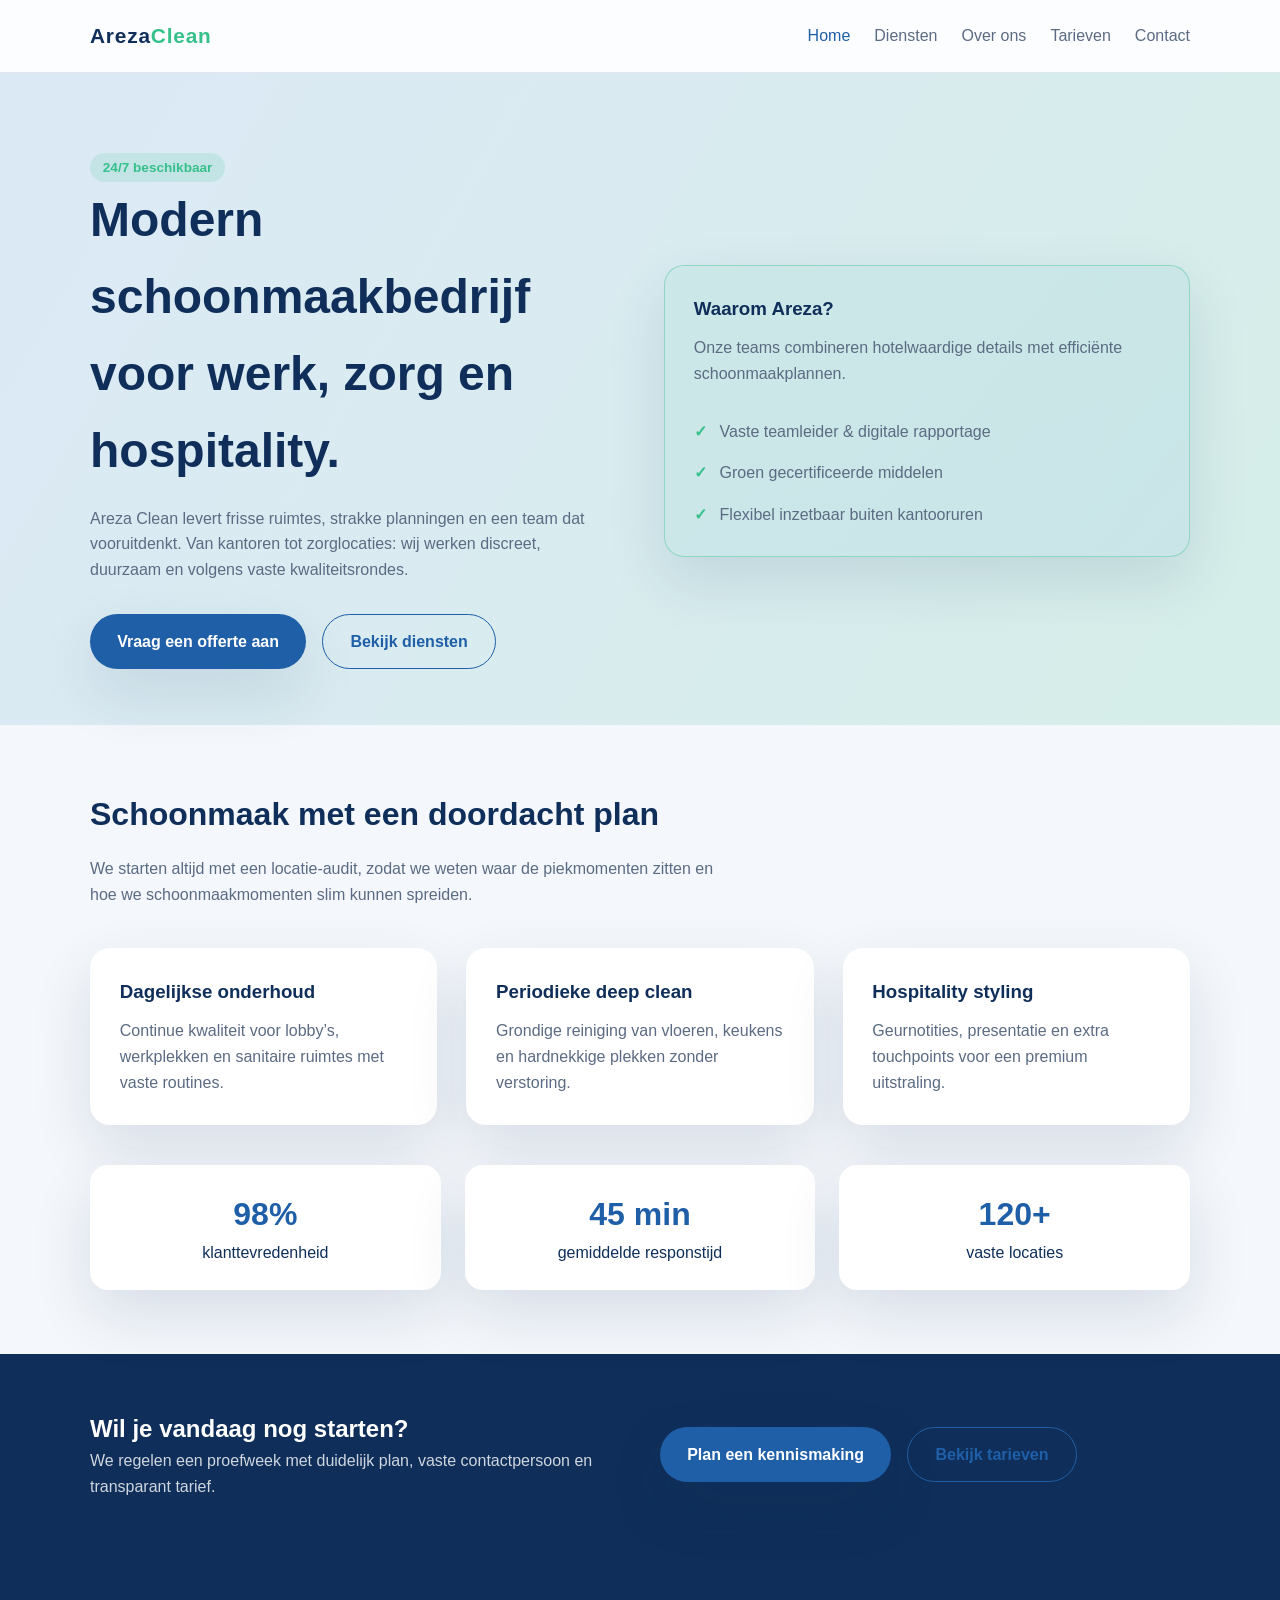
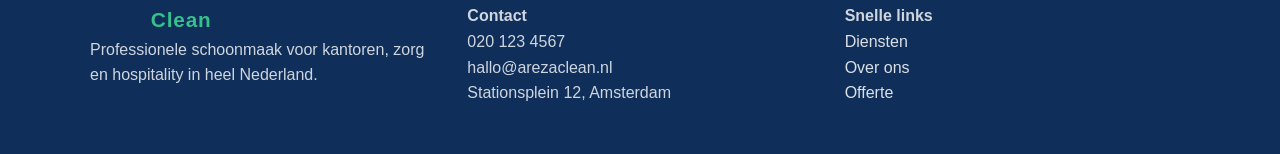
<file: index.html>
<!DOCTYPE html>
<html lang="nl">
<head>
  <meta charset="UTF-8" />
  <meta name="viewport" content="width=device-width, initial-scale=1.0" />
  <title>Areza Schoonmaakdiensten | Fris, snel en professioneel</title>
  <link rel="stylesheet" href="styles.css" />
</head>
<body>
  <header>
    <div class="container navbar">
      <div class="logo">Areza<span>Clean</span></div>
      <nav class="nav-links">
        <a class="active" href="index.html">Home</a>
        <a href="diensten.html">Diensten</a>
        <a href="over-ons.html">Over ons</a>
        <a href="tarieven.html">Tarieven</a>
        <a href="contact.html">Contact</a>
      </nav>
    </div>
  </header>

  <section class="hero">
    <div class="container hero-grid">
      <div>
        <span class="badge">24/7 beschikbaar</span>
        <h1>Modern schoonmaakbedrijf voor werk, zorg en hospitality.</h1>
        <p>
          Areza Clean levert frisse ruimtes, strakke planningen en een team dat vooruitdenkt.
          Van kantoren tot zorglocaties: wij werken discreet, duurzaam en volgens vaste kwaliteitsrondes.
        </p>
        <div class="button-group">
          <a class="button-primary" href="contact.html">Vraag een offerte aan</a>
          <a class="button-secondary" href="diensten.html">Bekijk diensten</a>
        </div>
      </div>
      <div class="card highlight">
        <h3>Waarom Areza?</h3>
        <p>Onze teams combineren hotelwaardige details met efficiënte schoonmaakplannen.</p>
        <div class="list">
          <div class="list-item"><span>✓</span>Vaste teamleider & digitale rapportage</div>
          <div class="list-item"><span>✓</span>Groen gecertificeerde middelen</div>
          <div class="list-item"><span>✓</span>Flexibel inzetbaar buiten kantooruren</div>
        </div>
      </div>
    </div>
  </section>

  <section class="section">
    <div class="container">
      <h2 class="section-title">Schoonmaak met een doordacht plan</h2>
      <p class="section-subtitle">
        We starten altijd met een locatie-audit, zodat we weten waar de piekmomenten zitten en
        hoe we schoonmaakmomenten slim kunnen spreiden.
      </p>
      <div class="card-grid">
        <div class="card">
          <h3>Dagelijkse onderhoud</h3>
          <p>Continue kwaliteit voor lobby’s, werkplekken en sanitaire ruimtes met vaste routines.</p>
        </div>
        <div class="card">
          <h3>Periodieke deep clean</h3>
          <p>Grondige reiniging van vloeren, keukens en hardnekkige plekken zonder verstoring.</p>
        </div>
        <div class="card">
          <h3>Hospitality styling</h3>
          <p>Geurnotities, presentatie en extra touchpoints voor een premium uitstraling.</p>
        </div>
      </div>
      <div class="stat-grid">
        <div class="stat"><strong>98%</strong><br />klanttevredenheid</div>
        <div class="stat"><strong>45 min</strong><br />gemiddelde responstijd</div>
        <div class="stat"><strong>120+</strong><br />vaste locaties</div>
      </div>
    </div>
  </section>

  <section class="banner">
    <div class="container banner-grid">
      <div>
        <h2>Wil je vandaag nog starten?</h2>
        <p>We regelen een proefweek met duidelijk plan, vaste contactpersoon en transparant tarief.</p>
      </div>
      <div class="button-group">
        <a class="button-primary" href="contact.html">Plan een kennismaking</a>
        <a class="button-secondary" href="tarieven.html">Bekijk tarieven</a>
      </div>
    </div>
  </section>

  <footer class="footer">
    <div class="container footer-grid">
      <div>
        <div class="logo">Areza<span>Clean</span></div>
        <p>Professionele schoonmaak voor kantoren, zorg en hospitality in heel Nederland.</p>
      </div>
      <div>
        <h4>Contact</h4>
        <p>020 123 4567</p>
        <p>hallo@arezaclean.nl</p>
        <p>Stationsplein 12, Amsterdam</p>
      </div>
      <div>
        <h4>Snelle links</h4>
        <p><a href="diensten.html">Diensten</a></p>
        <p><a href="over-ons.html">Over ons</a></p>
        <p><a href="contact.html">Offerte</a></p>
      </div>
    </div>
  </footer>
</body>
</html>
</file>
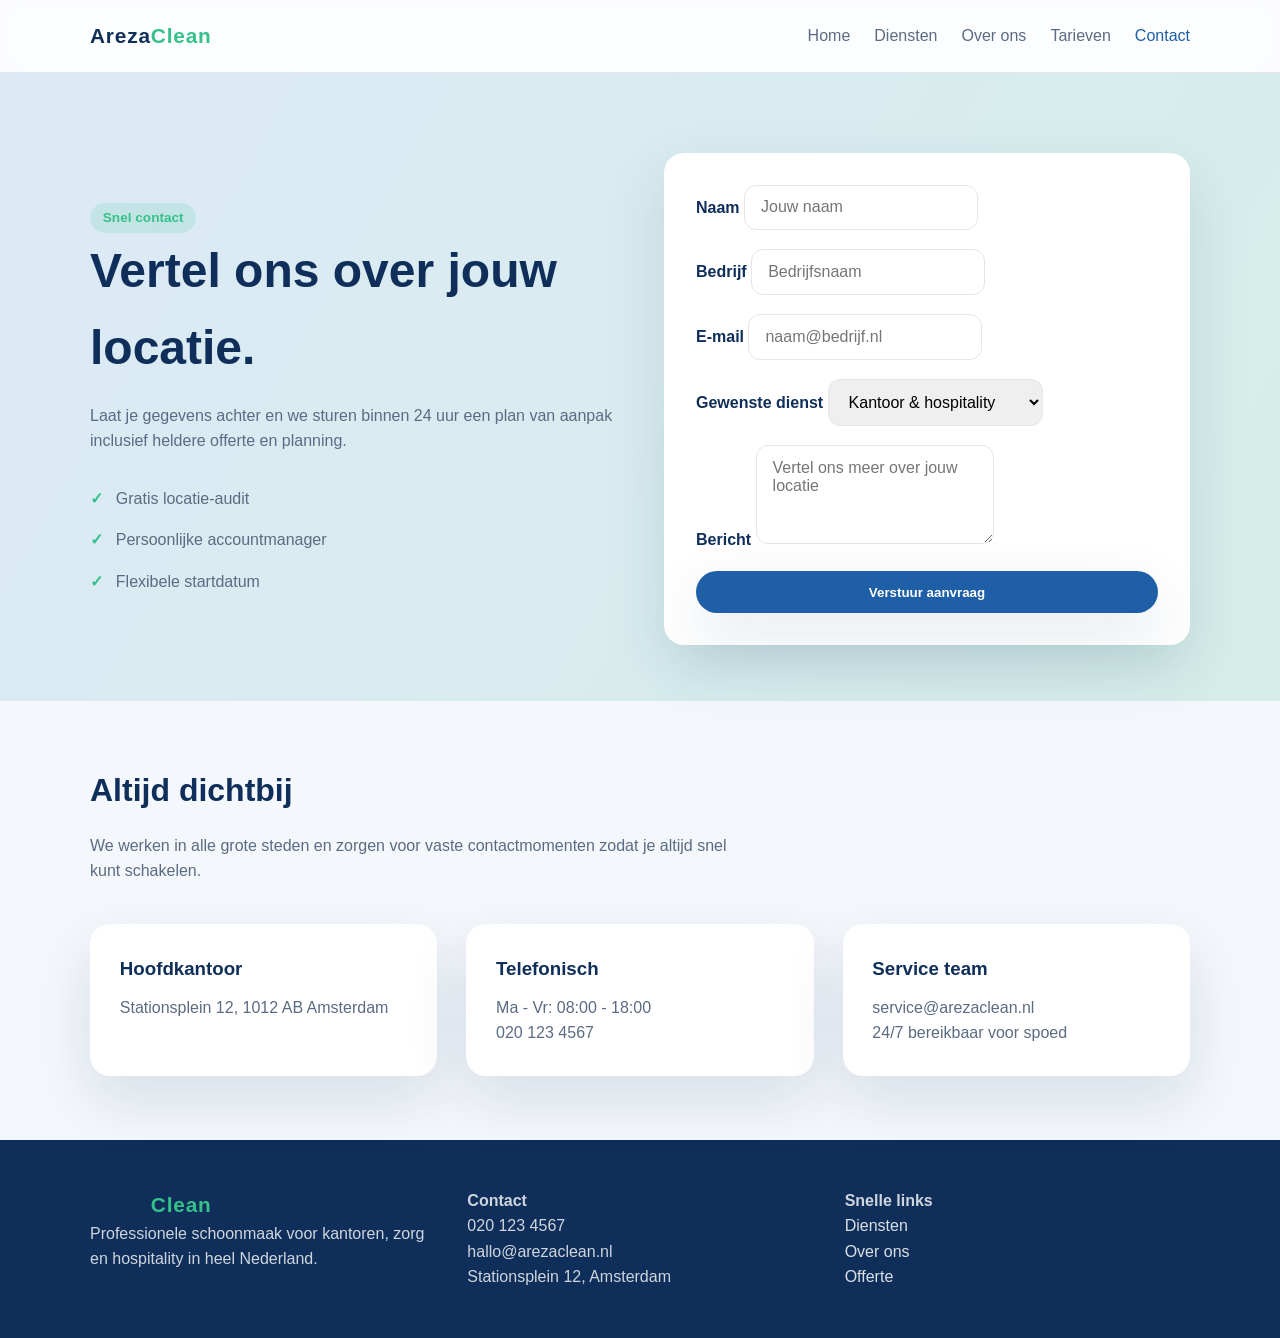
<file: contact.html>
<!DOCTYPE html>
<html lang="nl">
<head>
  <meta charset="UTF-8" />
  <meta name="viewport" content="width=device-width, initial-scale=1.0" />
  <title>Contact | Areza Clean</title>
  <link rel="stylesheet" href="styles.css" />
</head>
<body>
  <header>
    <div class="container navbar">
      <div class="logo">Areza<span>Clean</span></div>
      <nav class="nav-links">
        <a href="index.html">Home</a>
        <a href="diensten.html">Diensten</a>
        <a href="over-ons.html">Over ons</a>
        <a href="tarieven.html">Tarieven</a>
        <a class="active" href="contact.html">Contact</a>
      </nav>
    </div>
  </header>

  <section class="hero">
    <div class="container hero-grid">
      <div>
        <span class="badge">Snel contact</span>
        <h1>Vertel ons over jouw locatie.</h1>
        <p>
          Laat je gegevens achter en we sturen binnen 24 uur een plan van aanpak inclusief
          heldere offerte en planning.
        </p>
        <div class="list">
          <div class="list-item"><span>✓</span>Gratis locatie-audit</div>
          <div class="list-item"><span>✓</span>Persoonlijke accountmanager</div>
          <div class="list-item"><span>✓</span>Flexibele startdatum</div>
        </div>
      </div>
      <form class="form">
        <div>
          <label for="name">Naam</label>
          <input id="name" name="name" type="text" placeholder="Jouw naam" />
        </div>
        <div>
          <label for="company">Bedrijf</label>
          <input id="company" name="company" type="text" placeholder="Bedrijfsnaam" />
        </div>
        <div>
          <label for="email">E-mail</label>
          <input id="email" name="email" type="email" placeholder="naam@bedrijf.nl" />
        </div>
        <div>
          <label for="service">Gewenste dienst</label>
          <select id="service" name="service">
            <option>Kantoor & hospitality</option>
            <option>Zorg & klinische zones</option>
            <option>Bouw & oplevering</option>
            <option>Glas & gevel</option>
            <option>Vloeronderhoud</option>
          </select>
        </div>
        <div>
          <label for="message">Bericht</label>
          <textarea id="message" name="message" rows="4" placeholder="Vertel ons meer over jouw locatie"></textarea>
        </div>
        <button class="button-primary" type="submit">Verstuur aanvraag</button>
      </form>
    </div>
  </section>

  <section class="section">
    <div class="container">
      <h2 class="section-title">Altijd dichtbij</h2>
      <p class="section-subtitle">
        We werken in alle grote steden en zorgen voor vaste contactmomenten zodat je altijd
        snel kunt schakelen.
      </p>
      <div class="card-grid">
        <div class="card">
          <h3>Hoofdkantoor</h3>
          <p>Stationsplein 12, 1012 AB Amsterdam</p>
        </div>
        <div class="card">
          <h3>Telefonisch</h3>
          <p>Ma - Vr: 08:00 - 18:00</p>
          <p>020 123 4567</p>
        </div>
        <div class="card">
          <h3>Service team</h3>
          <p>service@arezaclean.nl</p>
          <p>24/7 bereikbaar voor spoed</p>
        </div>
      </div>
    </div>
  </section>

  <footer class="footer">
    <div class="container footer-grid">
      <div>
        <div class="logo">Areza<span>Clean</span></div>
        <p>Professionele schoonmaak voor kantoren, zorg en hospitality in heel Nederland.</p>
      </div>
      <div>
        <h4>Contact</h4>
        <p>020 123 4567</p>
        <p>hallo@arezaclean.nl</p>
        <p>Stationsplein 12, Amsterdam</p>
      </div>
      <div>
        <h4>Snelle links</h4>
        <p><a href="diensten.html">Diensten</a></p>
        <p><a href="over-ons.html">Over ons</a></p>
        <p><a href="contact.html">Offerte</a></p>
      </div>
    </div>
  </footer>
</body>
</html>
</file>
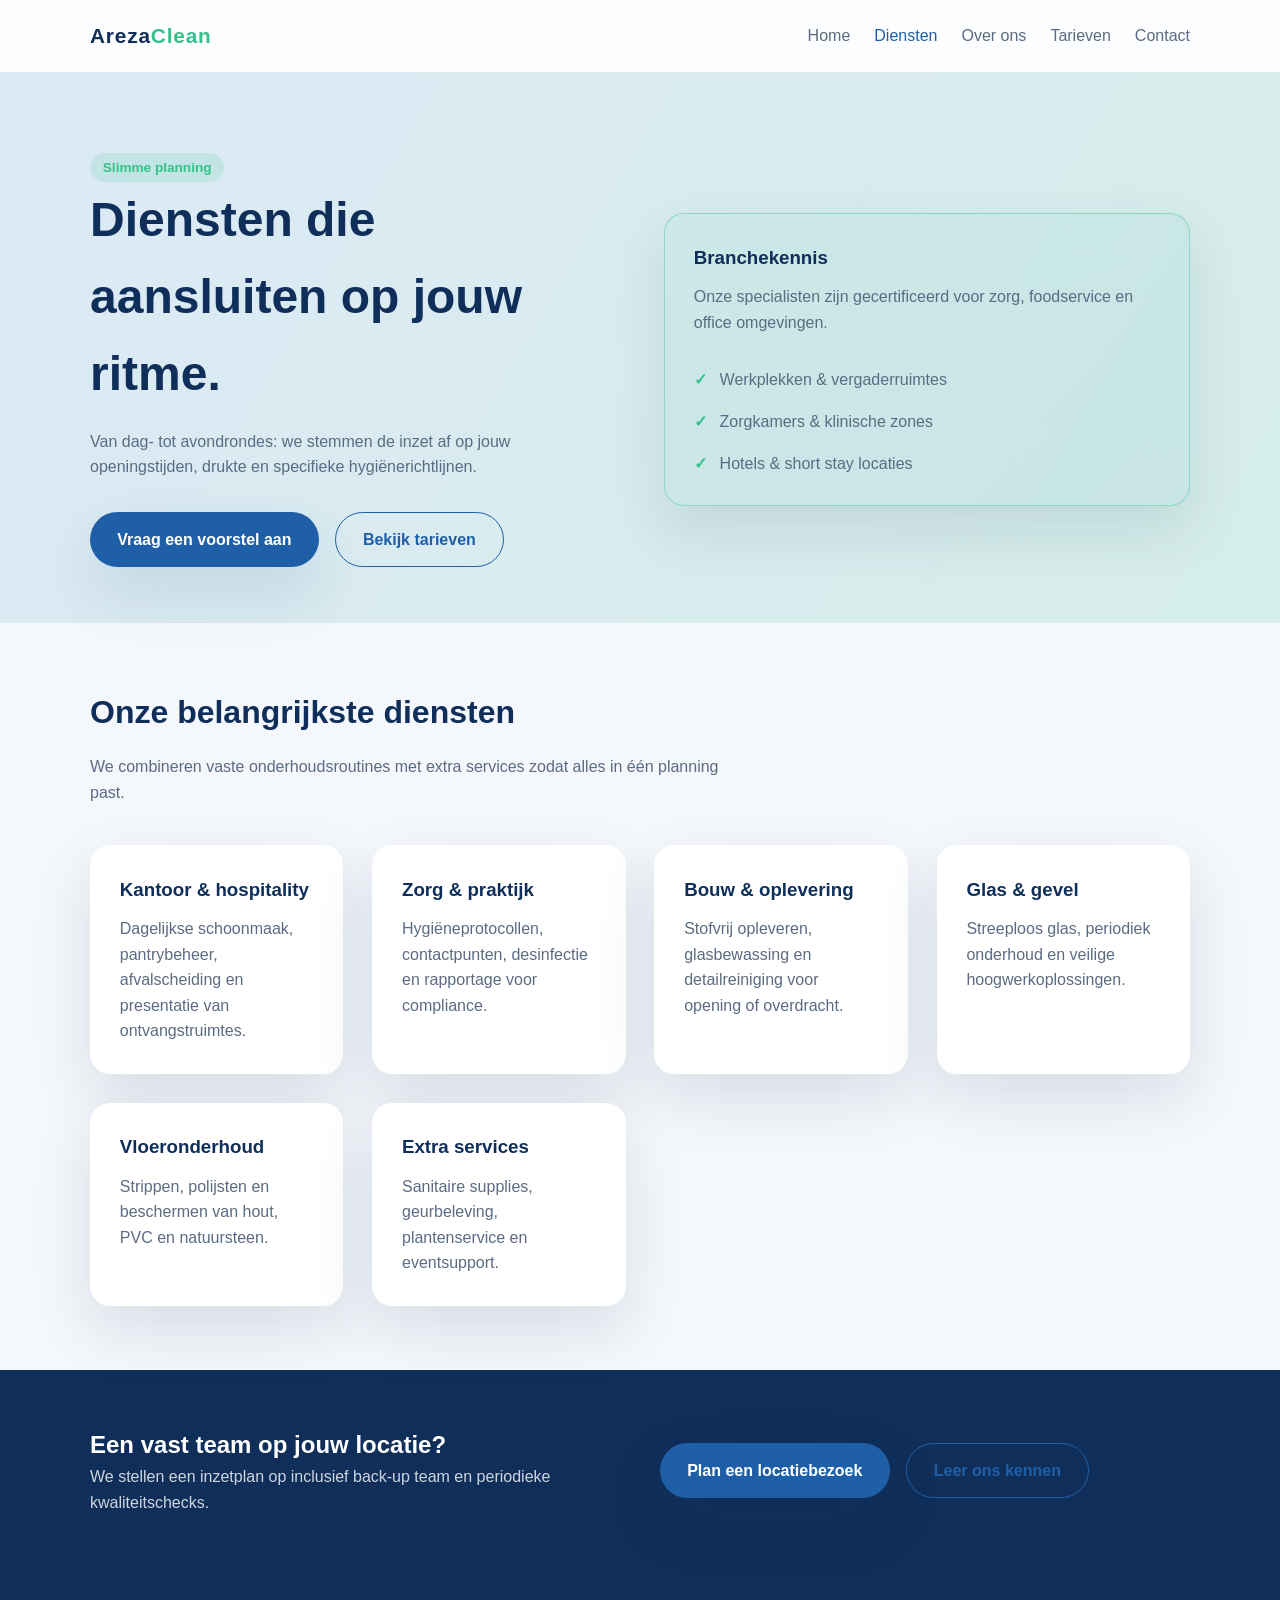
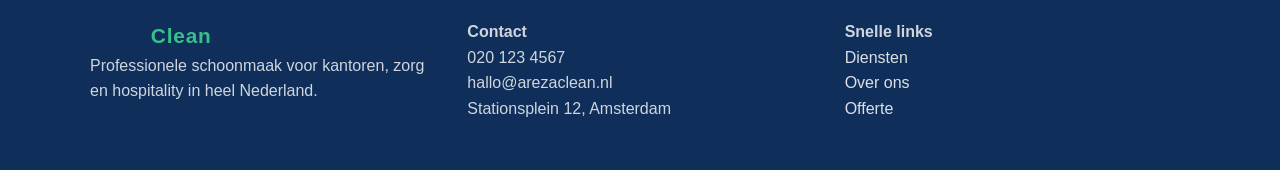
<file: diensten.html>
<!DOCTYPE html>
<html lang="nl">
<head>
  <meta charset="UTF-8" />
  <meta name="viewport" content="width=device-width, initial-scale=1.0" />
  <title>Diensten | Areza Clean</title>
  <link rel="stylesheet" href="styles.css" />
</head>
<body>
  <header>
    <div class="container navbar">
      <div class="logo">Areza<span>Clean</span></div>
      <nav class="nav-links">
        <a href="index.html">Home</a>
        <a class="active" href="diensten.html">Diensten</a>
        <a href="over-ons.html">Over ons</a>
        <a href="tarieven.html">Tarieven</a>
        <a href="contact.html">Contact</a>
      </nav>
    </div>
  </header>

  <section class="hero">
    <div class="container hero-grid">
      <div>
        <span class="badge">Slimme planning</span>
        <h1>Diensten die aansluiten op jouw ritme.</h1>
        <p>
          Van dag- tot avondrondes: we stemmen de inzet af op jouw openingstijden, drukte en
          specifieke hygiënerichtlijnen.
        </p>
        <div class="button-group">
          <a class="button-primary" href="contact.html">Vraag een voorstel aan</a>
          <a class="button-secondary" href="tarieven.html">Bekijk tarieven</a>
        </div>
      </div>
      <div class="card highlight">
        <h3>Branchekennis</h3>
        <p>Onze specialisten zijn gecertificeerd voor zorg, foodservice en office omgevingen.</p>
        <div class="list">
          <div class="list-item"><span>✓</span>Werkplekken & vergaderruimtes</div>
          <div class="list-item"><span>✓</span>Zorgkamers & klinische zones</div>
          <div class="list-item"><span>✓</span>Hotels & short stay locaties</div>
        </div>
      </div>
    </div>
  </section>

  <section class="section">
    <div class="container">
      <h2 class="section-title">Onze belangrijkste diensten</h2>
      <p class="section-subtitle">
        We combineren vaste onderhoudsroutines met extra services zodat alles in één planning past.
      </p>
      <div class="card-grid">
        <div class="card">
          <h3>Kantoor & hospitality</h3>
          <p>Dagelijkse schoonmaak, pantrybeheer, afvalscheiding en presentatie van ontvangstruimtes.</p>
        </div>
        <div class="card">
          <h3>Zorg & praktijk</h3>
          <p>Hygiëneprotocollen, contactpunten, desinfectie en rapportage voor compliance.</p>
        </div>
        <div class="card">
          <h3>Bouw & oplevering</h3>
          <p>Stofvrij opleveren, glasbewassing en detailreiniging voor opening of overdracht.</p>
        </div>
        <div class="card">
          <h3>Glas & gevel</h3>
          <p>Streeploos glas, periodiek onderhoud en veilige hoogwerkoplossingen.</p>
        </div>
        <div class="card">
          <h3>Vloeronderhoud</h3>
          <p>Strippen, polijsten en beschermen van hout, PVC en natuursteen.</p>
        </div>
        <div class="card">
          <h3>Extra services</h3>
          <p>Sanitaire supplies, geurbeleving, plantenservice en eventsupport.</p>
        </div>
      </div>
    </div>
  </section>

  <section class="banner">
    <div class="container banner-grid">
      <div>
        <h2>Een vast team op jouw locatie?</h2>
        <p>We stellen een inzetplan op inclusief back-up team en periodieke kwaliteitschecks.</p>
      </div>
      <div class="button-group">
        <a class="button-primary" href="contact.html">Plan een locatiebezoek</a>
        <a class="button-secondary" href="over-ons.html">Leer ons kennen</a>
      </div>
    </div>
  </section>

  <footer class="footer">
    <div class="container footer-grid">
      <div>
        <div class="logo">Areza<span>Clean</span></div>
        <p>Professionele schoonmaak voor kantoren, zorg en hospitality in heel Nederland.</p>
      </div>
      <div>
        <h4>Contact</h4>
        <p>020 123 4567</p>
        <p>hallo@arezaclean.nl</p>
        <p>Stationsplein 12, Amsterdam</p>
      </div>
      <div>
        <h4>Snelle links</h4>
        <p><a href="diensten.html">Diensten</a></p>
        <p><a href="over-ons.html">Over ons</a></p>
        <p><a href="contact.html">Offerte</a></p>
      </div>
    </div>
  </footer>
</body>
</html>
</file>
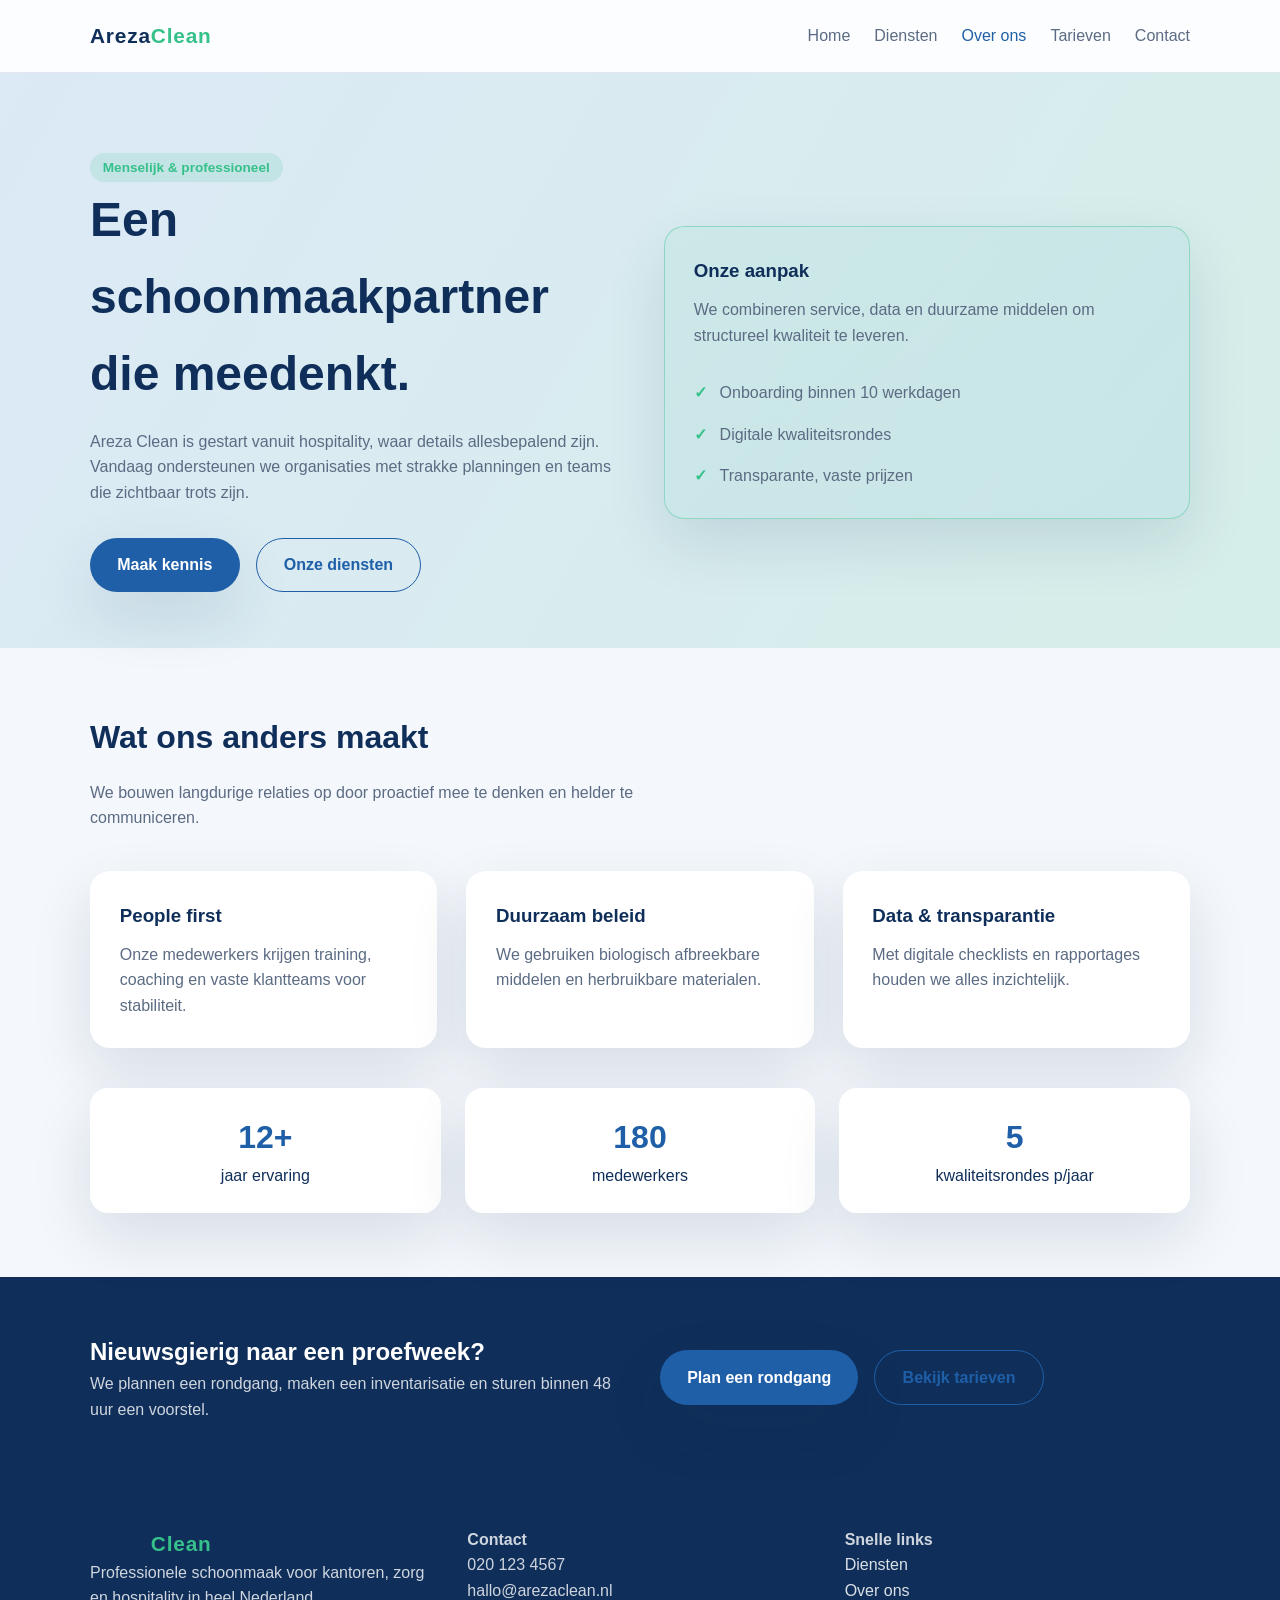
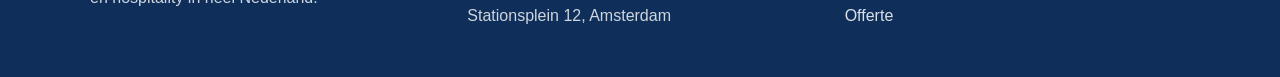
<file: over-ons.html>
<!DOCTYPE html>
<html lang="nl">
<head>
  <meta charset="UTF-8" />
  <meta name="viewport" content="width=device-width, initial-scale=1.0" />
  <title>Over ons | Areza Clean</title>
  <link rel="stylesheet" href="styles.css" />
</head>
<body>
  <header>
    <div class="container navbar">
      <div class="logo">Areza<span>Clean</span></div>
      <nav class="nav-links">
        <a href="index.html">Home</a>
        <a href="diensten.html">Diensten</a>
        <a class="active" href="over-ons.html">Over ons</a>
        <a href="tarieven.html">Tarieven</a>
        <a href="contact.html">Contact</a>
      </nav>
    </div>
  </header>

  <section class="hero">
    <div class="container hero-grid">
      <div>
        <span class="badge">Menselijk & professioneel</span>
        <h1>Een schoonmaakpartner die meedenkt.</h1>
        <p>
          Areza Clean is gestart vanuit hospitality, waar details allesbepalend zijn. Vandaag
          ondersteunen we organisaties met strakke planningen en teams die zichtbaar trots zijn.
        </p>
        <div class="button-group">
          <a class="button-primary" href="contact.html">Maak kennis</a>
          <a class="button-secondary" href="diensten.html">Onze diensten</a>
        </div>
      </div>
      <div class="card highlight">
        <h3>Onze aanpak</h3>
        <p>We combineren service, data en duurzame middelen om structureel kwaliteit te leveren.</p>
        <div class="list">
          <div class="list-item"><span>✓</span>Onboarding binnen 10 werkdagen</div>
          <div class="list-item"><span>✓</span>Digitale kwaliteitsrondes</div>
          <div class="list-item"><span>✓</span>Transparante, vaste prijzen</div>
        </div>
      </div>
    </div>
  </section>

  <section class="section">
    <div class="container">
      <h2 class="section-title">Wat ons anders maakt</h2>
      <p class="section-subtitle">
        We bouwen langdurige relaties op door proactief mee te denken en helder te communiceren.
      </p>
      <div class="card-grid">
        <div class="card">
          <h3>People first</h3>
          <p>Onze medewerkers krijgen training, coaching en vaste klantteams voor stabiliteit.</p>
        </div>
        <div class="card">
          <h3>Duurzaam beleid</h3>
          <p>We gebruiken biologisch afbreekbare middelen en herbruikbare materialen.</p>
        </div>
        <div class="card">
          <h3>Data & transparantie</h3>
          <p>Met digitale checklists en rapportages houden we alles inzichtelijk.</p>
        </div>
      </div>
      <div class="stat-grid">
        <div class="stat"><strong>12+</strong><br />jaar ervaring</div>
        <div class="stat"><strong>180</strong><br />medewerkers</div>
        <div class="stat"><strong>5</strong><br />kwaliteitsrondes p/jaar</div>
      </div>
    </div>
  </section>

  <section class="banner">
    <div class="container banner-grid">
      <div>
        <h2>Nieuwsgierig naar een proefweek?</h2>
        <p>We plannen een rondgang, maken een inventarisatie en sturen binnen 48 uur een voorstel.</p>
      </div>
      <div class="button-group">
        <a class="button-primary" href="contact.html">Plan een rondgang</a>
        <a class="button-secondary" href="tarieven.html">Bekijk tarieven</a>
      </div>
    </div>
  </section>

  <footer class="footer">
    <div class="container footer-grid">
      <div>
        <div class="logo">Areza<span>Clean</span></div>
        <p>Professionele schoonmaak voor kantoren, zorg en hospitality in heel Nederland.</p>
      </div>
      <div>
        <h4>Contact</h4>
        <p>020 123 4567</p>
        <p>hallo@arezaclean.nl</p>
        <p>Stationsplein 12, Amsterdam</p>
      </div>
      <div>
        <h4>Snelle links</h4>
        <p><a href="diensten.html">Diensten</a></p>
        <p><a href="over-ons.html">Over ons</a></p>
        <p><a href="contact.html">Offerte</a></p>
      </div>
    </div>
  </footer>
</body>
</html>
</file>
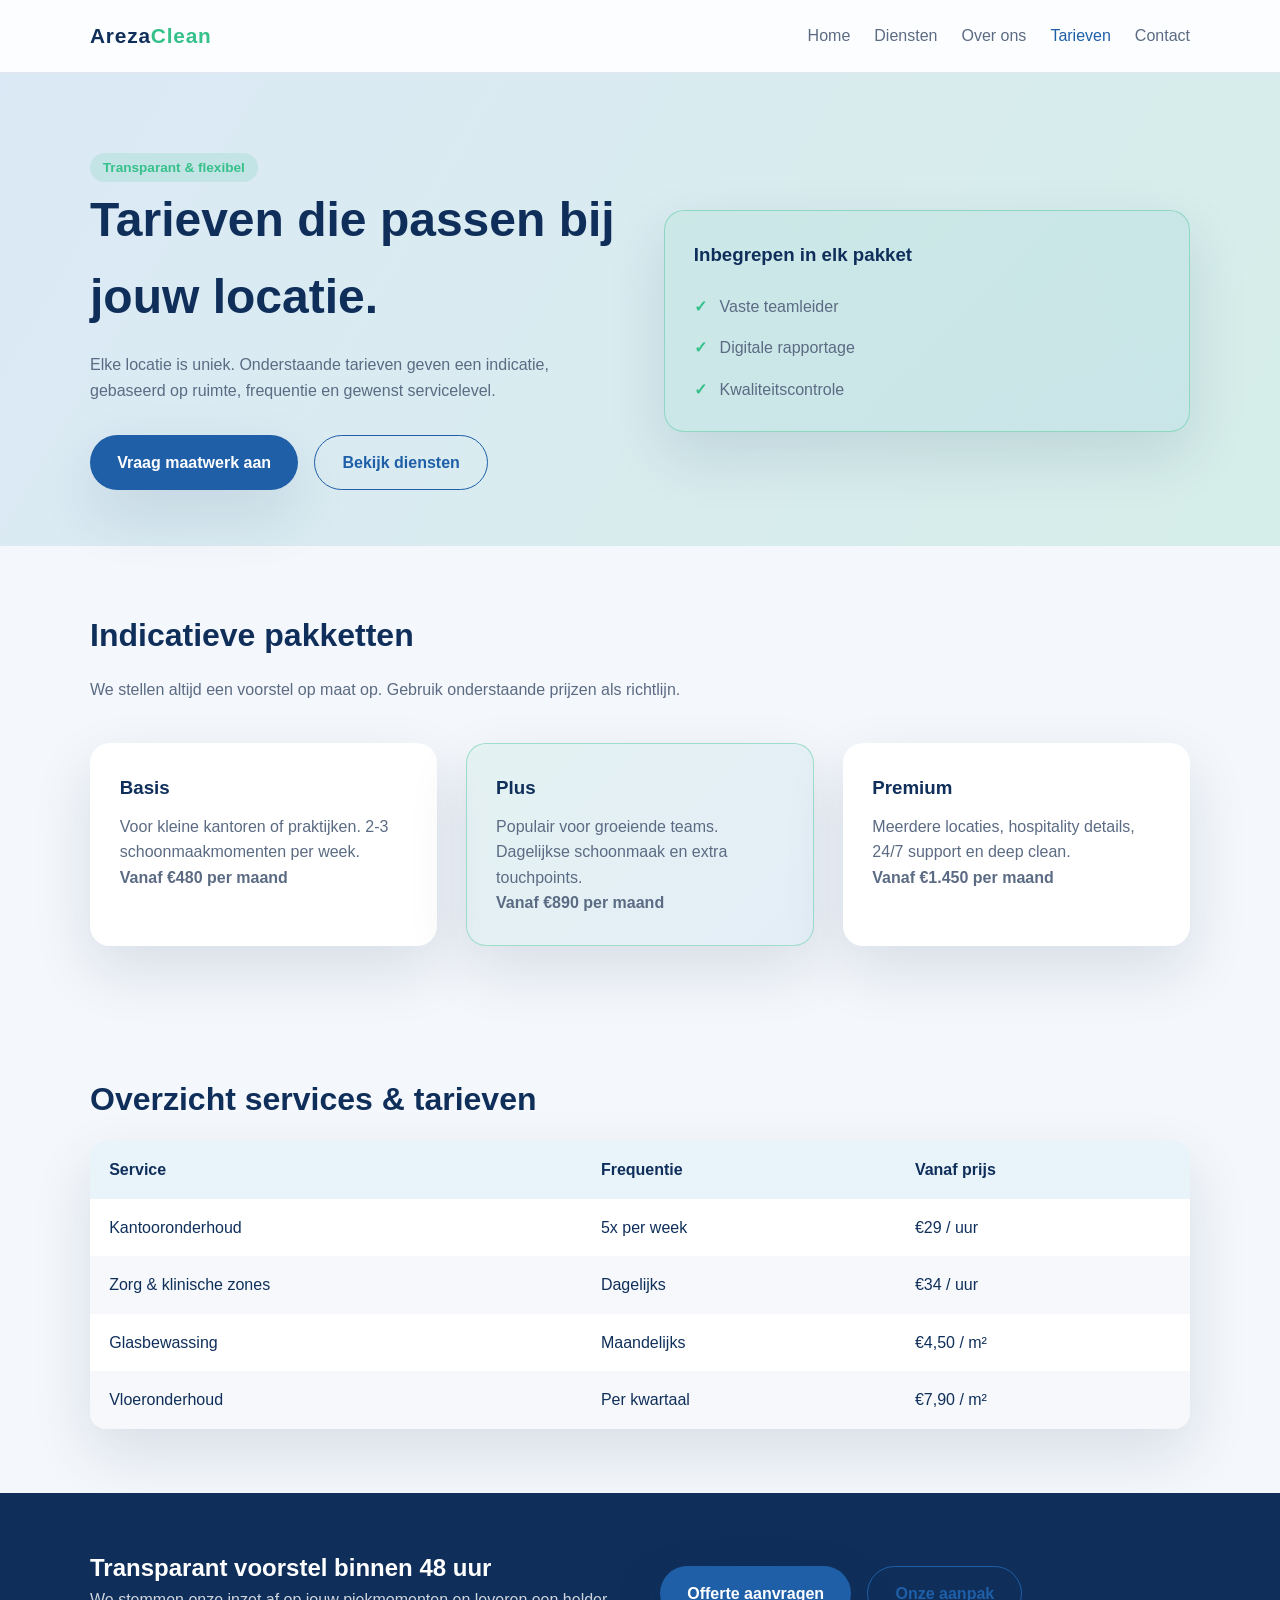
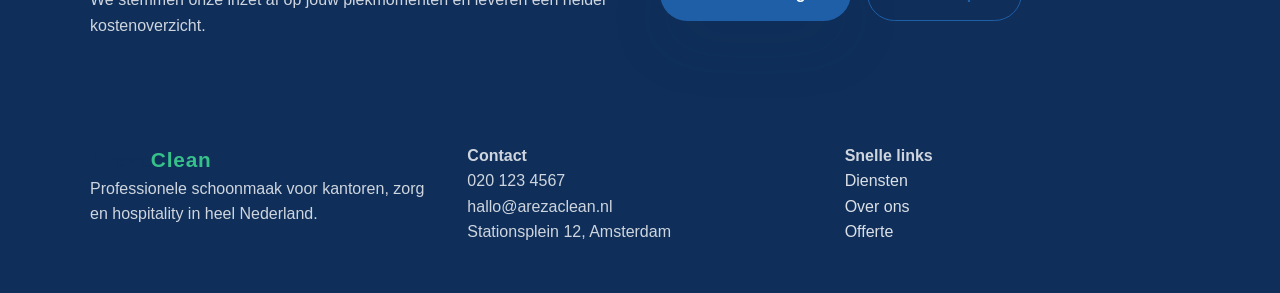
<file: tarieven.html>
<!DOCTYPE html>
<html lang="nl">
<head>
  <meta charset="UTF-8" />
  <meta name="viewport" content="width=device-width, initial-scale=1.0" />
  <title>Tarieven | Areza Clean</title>
  <link rel="stylesheet" href="styles.css" />
</head>
<body>
  <header>
    <div class="container navbar">
      <div class="logo">Areza<span>Clean</span></div>
      <nav class="nav-links">
        <a href="index.html">Home</a>
        <a href="diensten.html">Diensten</a>
        <a href="over-ons.html">Over ons</a>
        <a class="active" href="tarieven.html">Tarieven</a>
        <a href="contact.html">Contact</a>
      </nav>
    </div>
  </header>

  <section class="hero">
    <div class="container hero-grid">
      <div>
        <span class="badge">Transparant & flexibel</span>
        <h1>Tarieven die passen bij jouw locatie.</h1>
        <p>
          Elke locatie is uniek. Onderstaande tarieven geven een indicatie, gebaseerd op
          ruimte, frequentie en gewenst servicelevel.
        </p>
        <div class="button-group">
          <a class="button-primary" href="contact.html">Vraag maatwerk aan</a>
          <a class="button-secondary" href="diensten.html">Bekijk diensten</a>
        </div>
      </div>
      <div class="card highlight">
        <h3>Inbegrepen in elk pakket</h3>
        <div class="list">
          <div class="list-item"><span>✓</span>Vaste teamleider</div>
          <div class="list-item"><span>✓</span>Digitale rapportage</div>
          <div class="list-item"><span>✓</span>Kwaliteitscontrole</div>
        </div>
      </div>
    </div>
  </section>

  <section class="section">
    <div class="container">
      <h2 class="section-title">Indicatieve pakketten</h2>
      <p class="section-subtitle">
        We stellen altijd een voorstel op maat op. Gebruik onderstaande prijzen als richtlijn.
      </p>
      <div class="card-grid">
        <div class="card">
          <h3>Basis</h3>
          <p>Voor kleine kantoren of praktijken. 2-3 schoonmaakmomenten per week.</p>
          <p><strong>Vanaf €480 per maand</strong></p>
        </div>
        <div class="card highlight">
          <h3>Plus</h3>
          <p>Populair voor groeiende teams. Dagelijkse schoonmaak en extra touchpoints.</p>
          <p><strong>Vanaf €890 per maand</strong></p>
        </div>
        <div class="card">
          <h3>Premium</h3>
          <p>Meerdere locaties, hospitality details, 24/7 support en deep clean.</p>
          <p><strong>Vanaf €1.450 per maand</strong></p>
        </div>
      </div>
    </div>
  </section>

  <section class="section">
    <div class="container">
      <h2 class="section-title">Overzicht services & tarieven</h2>
      <table class="table">
        <thead>
          <tr>
            <th>Service</th>
            <th>Frequentie</th>
            <th>Vanaf prijs</th>
          </tr>
        </thead>
        <tbody>
          <tr>
            <td>Kantooronderhoud</td>
            <td>5x per week</td>
            <td>€29 / uur</td>
          </tr>
          <tr>
            <td>Zorg & klinische zones</td>
            <td>Dagelijks</td>
            <td>€34 / uur</td>
          </tr>
          <tr>
            <td>Glasbewassing</td>
            <td>Maandelijks</td>
            <td>€4,50 / m²</td>
          </tr>
          <tr>
            <td>Vloeronderhoud</td>
            <td>Per kwartaal</td>
            <td>€7,90 / m²</td>
          </tr>
        </tbody>
      </table>
    </div>
  </section>

  <section class="banner">
    <div class="container banner-grid">
      <div>
        <h2>Transparant voorstel binnen 48 uur</h2>
        <p>We stemmen onze inzet af op jouw piekmomenten en leveren een helder kostenoverzicht.</p>
      </div>
      <div class="button-group">
        <a class="button-primary" href="contact.html">Offerte aanvragen</a>
        <a class="button-secondary" href="over-ons.html">Onze aanpak</a>
      </div>
    </div>
  </section>

  <footer class="footer">
    <div class="container footer-grid">
      <div>
        <div class="logo">Areza<span>Clean</span></div>
        <p>Professionele schoonmaak voor kantoren, zorg en hospitality in heel Nederland.</p>
      </div>
      <div>
        <h4>Contact</h4>
        <p>020 123 4567</p>
        <p>hallo@arezaclean.nl</p>
        <p>Stationsplein 12, Amsterdam</p>
      </div>
      <div>
        <h4>Snelle links</h4>
        <p><a href="diensten.html">Diensten</a></p>
        <p><a href="over-ons.html">Over ons</a></p>
        <p><a href="contact.html">Offerte</a></p>
      </div>
    </div>
  </footer>
</body>
</html>
</file>
<file: styles.css>
:root {
  color-scheme: light;
  --blue-900: #0f2f5a;
  --blue-700: #1f5fa8;
  --blue-500: #2e86d0;
  --green-500: #36c08a;
  --green-300: #7fe6be;
  --gray-100: #f4f7fb;
  --gray-200: #e1e6ef;
  --gray-600: #5b6b83;
  --white: #ffffff;
  --shadow: 0 24px 60px rgba(15, 47, 90, 0.12);
}

* {
  box-sizing: border-box;
  margin: 0;
  padding: 0;
  font-family: "Inter", "Segoe UI", sans-serif;
}

body {
  background: var(--gray-100);
  color: var(--blue-900);
  line-height: 1.6;
}

img {
  max-width: 100%;
  display: block;
}

a {
  text-decoration: none;
  color: inherit;
}

.container {
  width: min(1100px, 92%);
  margin: 0 auto;
}

header {
  position: sticky;
  top: 0;
  background: rgba(255, 255, 255, 0.68);
  backdrop-filter: blur(10px);
  z-index: 10;
  border-bottom: 1px solid var(--gray-200);
}

.navbar {
  display: flex;
  align-items: center;
  justify-content: space-between;
  padding: 1.2rem 0;
}

.logo {
  font-weight: 700;
  font-size: 1.3rem;
  letter-spacing: 0.04em;
  color: var(--blue-900);
}

.logo span {
  color: var(--green-500);
}

.nav-links {
  display: flex;
  gap: 1.5rem;
  font-weight: 500;
  color: var(--gray-600);
}

.nav-links a.active,
.nav-links a:hover {
  color: var(--blue-700);
}

.hero {
  padding: 5rem 0 3.5rem;
  background: linear-gradient(120deg, rgba(46, 134, 208, 0.12), rgba(54, 192, 138, 0.16));
}

.hero-grid {
  display: grid;
  gap: 3rem;
  grid-template-columns: repeat(auto-fit, minmax(260px, 1fr));
  align-items: center;
}

.hero h1 {
  font-size: clamp(2.4rem, 2.2rem + 1vw, 3.2rem);
  color: var(--blue-900);
  margin-bottom: 1rem;
}

.hero p {
  color: var(--gray-600);
  margin-bottom: 2rem;
}

.button-group {
  display: flex;
  gap: 1rem;
  flex-wrap: wrap;
}

.button-primary,
.button-secondary {
  padding: 0.85rem 1.7rem;
  border-radius: 999px;
  font-weight: 600;
  transition: transform 0.2s ease, box-shadow 0.2s ease;
  display: inline-flex;
  align-items: center;
  justify-content: center;
}

.button-primary {
  background: var(--blue-700);
  color: var(--white);
  box-shadow: var(--shadow);
}

.button-secondary {
  border: 1px solid var(--blue-700);
  color: var(--blue-700);
  background: transparent;
}

.button-primary:hover,
.button-secondary:hover {
  transform: translateY(-2px);
}

.section {
  padding: 4rem 0;
}

.section-title {
  font-size: 2rem;
  margin-bottom: 1rem;
}

.section-subtitle {
  color: var(--gray-600);
  margin-bottom: 2.5rem;
  max-width: 650px;
}

.card-grid {
  display: grid;
  gap: 1.8rem;
  grid-template-columns: repeat(auto-fit, minmax(240px, 1fr));
}

.card {
  background: var(--white);
  border-radius: 20px;
  padding: 1.8rem;
  box-shadow: var(--shadow);
  border: 1px solid transparent;
}

.card h3 {
  margin-bottom: 0.7rem;
}

.card p {
  color: var(--gray-600);
}

.highlight {
  border-color: rgba(54, 192, 138, 0.4);
  background: linear-gradient(135deg, rgba(54, 192, 138, 0.08), rgba(46, 134, 208, 0.08));
}

.stat-grid {
  display: grid;
  gap: 1.5rem;
  grid-template-columns: repeat(auto-fit, minmax(180px, 1fr));
  margin-top: 2.5rem;
}

.stat {
  background: var(--white);
  padding: 1.5rem;
  border-radius: 18px;
  text-align: center;
  box-shadow: var(--shadow);
}

.stat strong {
  font-size: 2rem;
  color: var(--blue-700);
}

.banner {
  background: var(--blue-900);
  color: var(--white);
  padding: 3.5rem 0;
}

.banner-grid {
  display: grid;
  gap: 2.5rem;
  grid-template-columns: repeat(auto-fit, minmax(250px, 1fr));
  align-items: center;
}

.banner p {
  color: rgba(255, 255, 255, 0.8);
}

.list {
  display: grid;
  gap: 1rem;
  margin-top: 1.5rem;
}

.list-item {
  display: flex;
  gap: 0.8rem;
  align-items: flex-start;
  color: var(--gray-600);
}

.list-item span {
  color: var(--green-500);
  font-weight: 700;
}

.table {
  width: 100%;
  border-collapse: collapse;
  border-radius: 16px;
  overflow: hidden;
  background: var(--white);
  box-shadow: var(--shadow);
}

.table th,
.table td {
  padding: 1rem 1.2rem;
  text-align: left;
}

.table thead {
  background: rgba(46, 134, 208, 0.1);
}

.table tbody tr:nth-child(even) {
  background: rgba(244, 247, 251, 0.8);
}

.form {
  display: grid;
  gap: 1.2rem;
  background: var(--white);
  padding: 2rem;
  border-radius: 20px;
  box-shadow: var(--shadow);
}

.form label {
  font-weight: 600;
}

.form input,
.form select,
.form textarea {
  padding: 0.8rem 1rem;
  border-radius: 12px;
  border: 1px solid var(--gray-200);
  font-size: 1rem;
}

.form button {
  border: none;
  cursor: pointer;
}

.footer {
  padding: 3rem 0;
  background: var(--blue-900);
  color: rgba(255, 255, 255, 0.8);
}

.footer-grid {
  display: grid;
  gap: 2rem;
  grid-template-columns: repeat(auto-fit, minmax(220px, 1fr));
}

.footer a {
  color: rgba(255, 255, 255, 0.85);
}

.badge {
  display: inline-flex;
  gap: 0.4rem;
  align-items: center;
  padding: 0.25rem 0.8rem;
  border-radius: 999px;
  background: rgba(54, 192, 138, 0.14);
  color: var(--green-500);
  font-weight: 600;
  font-size: 0.85rem;
}

@media (max-width: 720px) {
  .nav-links {
    flex-wrap: wrap;
    gap: 0.8rem;
  }
}
</file>
